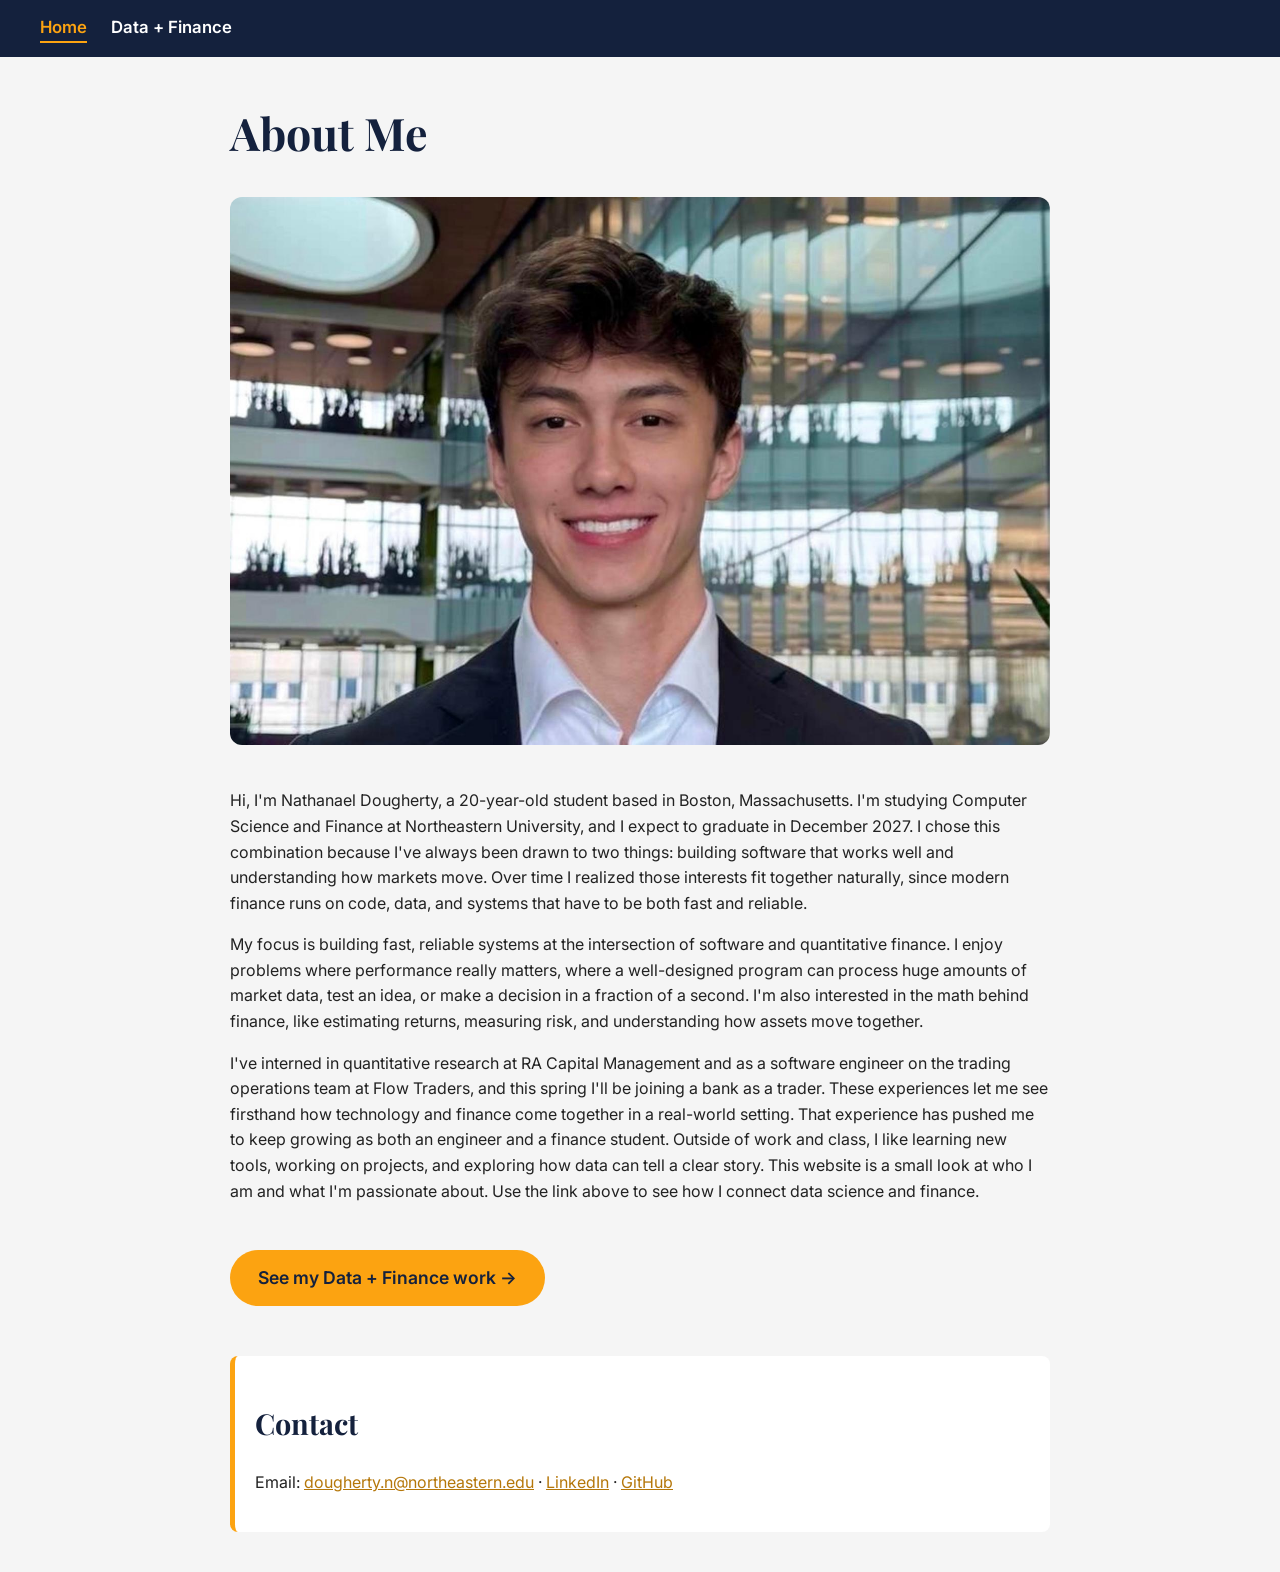
<file: index.html>
<!DOCTYPE html><html lang="en"><head><meta charset="UTF-8"><title>Nathanael Dougherty</title><link rel="stylesheet" href="style.css"></head>
<body><nav><a href="index.html" class="active">Home</a><a href="interests.html">Data + Finance</a></nav>
<main>
<h1>About Me</h1>
<img src="images/me.jpg" alt="Photo of Nathanael">
<p>Hi, I'm Nathanael Dougherty, a 20-year-old student based in Boston, Massachusetts. I'm studying Computer Science and Finance at Northeastern University, and I expect to graduate in December 2027. I chose this combination because I've always been drawn to two things: building software that works well and understanding how markets move. Over time I realized those interests fit together naturally, since modern finance runs on code, data, and systems that have to be both fast and reliable.</p>
<p>My focus is building fast, reliable systems at the intersection of software and quantitative finance. I enjoy problems where performance really matters, where a well-designed program can process huge amounts of market data, test an idea, or make a decision in a fraction of a second. I'm also interested in the math behind finance, like estimating returns, measuring risk, and understanding how assets move together.</p>
<p>I've interned in quantitative research at RA Capital Management and as a software engineer on the trading operations team at Flow Traders, and this spring I'll be joining a bank as a trader. These experiences let me see firsthand how technology and finance come together in a real-world setting. That experience has pushed me to keep growing as both an engineer and a finance student. Outside of work and class, I like learning new tools, working on projects, and exploring how data can tell a clear story. This website is a small look at who I am and what I'm passionate about. Use the link above to see how I connect data science and finance.</p>
<a class="cta" href="interests.html">See my Data + Finance work &rarr;</a>
<div class="contact"><h2>Contact</h2>
<p>Email: <a href="mailto:dougherty.n@northeastern.edu">dougherty.n@northeastern.edu</a> · <a href="https://linkedin.com/in/nathanael-dougherty">LinkedIn</a> · <a href="https://github.com/NathanDougherty">GitHub</a></p></div>
</main></body></html>
</file>
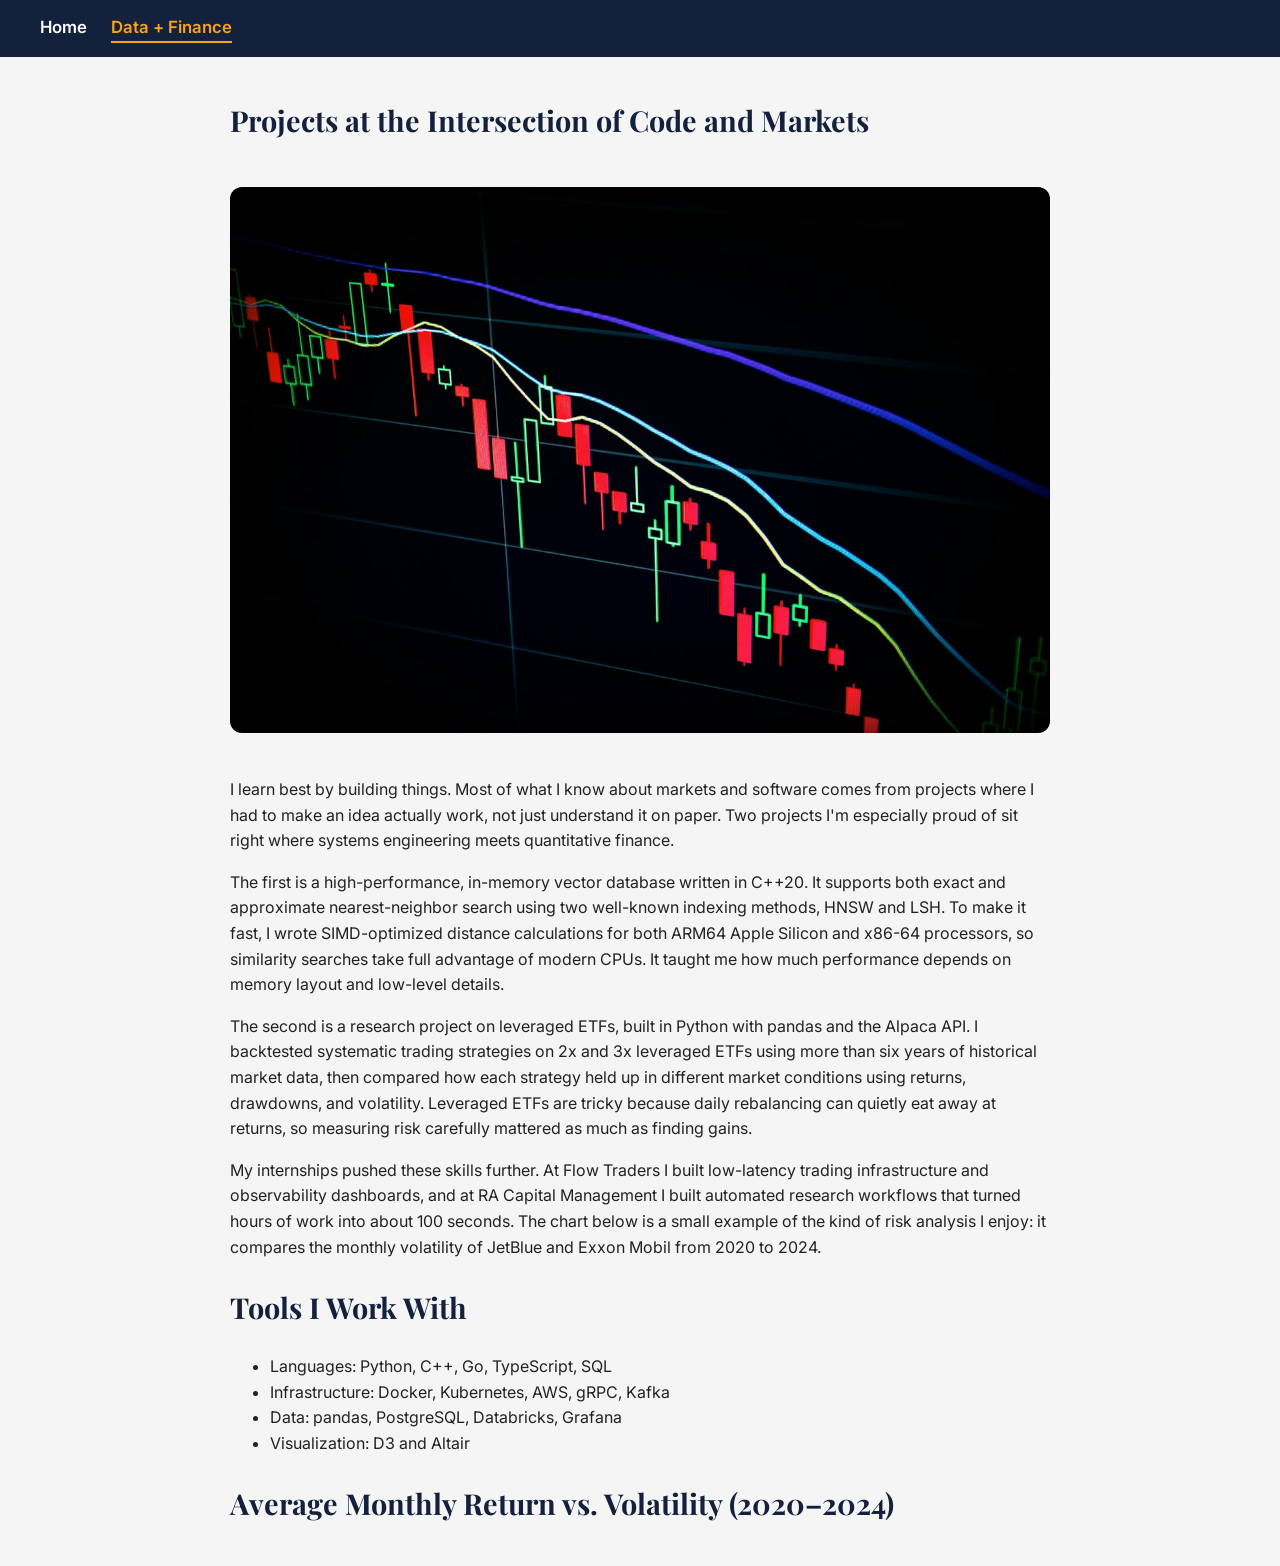
<file: interests.html>
<!DOCTYPE html><html lang="en"><head><meta charset="UTF-8"><title>Data + Finance</title><link rel="stylesheet" href="style.css"><script src="https://d3js.org/d3.v7.min.js"></script></head>
<body><nav><a href="index.html">Home</a><a href="interests.html" class="active">Data + Finance</a></nav>
<main>
<h2>Projects at the Intersection of Code and Markets</h2>
<img src="images/markets.jpg" alt="Stock market chart">
<p>I learn best by building things. Most of what I know about markets and software comes from projects where I had to make an idea actually work, not just understand it on paper. Two projects I'm especially proud of sit right where systems engineering meets quantitative finance.</p>
<p>The first is a high-performance, in-memory vector database written in C++20. It supports both exact and approximate nearest-neighbor search using two well-known indexing methods, HNSW and LSH. To make it fast, I wrote SIMD-optimized distance calculations for both ARM64 Apple Silicon and x86-64 processors, so similarity searches take full advantage of modern CPUs. It taught me how much performance depends on memory layout and low-level details.</p>
<p>The second is a research project on leveraged ETFs, built in Python with pandas and the Alpaca API. I backtested systematic trading strategies on 2x and 3x leveraged ETFs using more than six years of historical market data, then compared how each strategy held up in different market conditions using returns, drawdowns, and volatility. Leveraged ETFs are tricky because daily rebalancing can quietly eat away at returns, so measuring risk carefully mattered as much as finding gains.</p>
<p>My internships pushed these skills further. At Flow Traders I built low-latency trading infrastructure and observability dashboards, and at RA Capital Management I built automated research workflows that turned hours of work into about 100 seconds. The chart below is a small example of the kind of risk analysis I enjoy: it compares the monthly volatility of JetBlue and Exxon Mobil from 2020 to 2024.</p>
<h2>Tools I Work With</h2>
<ul><li>Languages: Python, C++, Go, TypeScript, SQL</li><li>Infrastructure: Docker, Kubernetes, AWS, gRPC, Kafka</li><li>Data: pandas, PostgreSQL, Databricks, Grafana</li><li>Visualization: D3 and Altair</li></ul>
<h2>Average Monthly Return vs. Volatility (2020–2024)</h2>
<div id="chart"></div>
</main>
<script>
const data=[{t:"JBLU",mean:-1.41,sd:16.64},{t:"XOM",mean:1.10,sd:9.79}];
const w=600,h=360,m={t:20,r:20,b:50,l:60};
const svg=d3.select("#chart").append("svg").attr("width",w).attr("height",h);
const x=d3.scaleBand().domain(data.map(d=>d.t)).range([m.l,w-m.r]).padding(0.4);
const y=d3.scaleLinear().domain([0,18]).range([h-m.b,m.t]);
svg.selectAll("rect").data(data).join("rect").attr("x",d=>x(d.t)).attr("y",d=>y(d.sd)).attr("width",x.bandwidth()).attr("height",d=>y(0)-y(d.sd)).attr("fill","#14213d");
svg.append("g").attr("transform",`translate(0,${h-m.b})`).call(d3.axisBottom(x));
svg.append("g").attr("transform",`translate(${m.l},0)`).call(d3.axisLeft(y));
svg.append("text").attr("x",-h/2).attr("y",18).attr("transform","rotate(-90)").attr("text-anchor","middle").text("Monthly volatility (%)");
</script></body></html>
</file>
<file: style.css>
@import url('https://fonts.googleapis.com/css2?family=Inter:wght@400;600&family=Playfair+Display:wght@700&display=swap');
:root{--navy:#14213d;--gold:#fca311;--light:#f5f5f5;--text:#222;}
body{margin:0;font-family:'Inter',sans-serif;color:var(--text);background:var(--light);line-height:1.6;}
nav{background:var(--navy);padding:14px 40px;display:flex;gap:24px;}
nav a{color:#fff;text-decoration:none;font-weight:600;}
nav a:hover{color:var(--gold);}
main{max-width:820px;margin:40px auto;padding:0 24px;}
h1{font-family:'Playfair Display',serif;font-size:2.8rem;color:var(--navy);margin-bottom:8px;}
h2{font-family:'Playfair Display',serif;font-size:1.8rem;color:var(--navy);}
img{max-width:100%;border-radius:12px;margin:20px 0;}
a{color:#b5770a;}
.contact{background:#fff;padding:20px;border-left:5px solid var(--gold);border-radius:8px;margin-top:40px;}
#chart svg{background:#fff;border-radius:8px;}
.cta{display:inline-block;margin:30px 0 10px;padding:14px 28px;background:var(--gold);color:var(--navy);font-weight:600;border-radius:30px;text-decoration:none;font-size:1.1rem;}
.cta:hover{background:var(--navy);color:#fff;}
nav a.active{color:var(--gold);border-bottom:2px solid var(--gold);}
nav a{font-size:1.05rem;}
</file>
